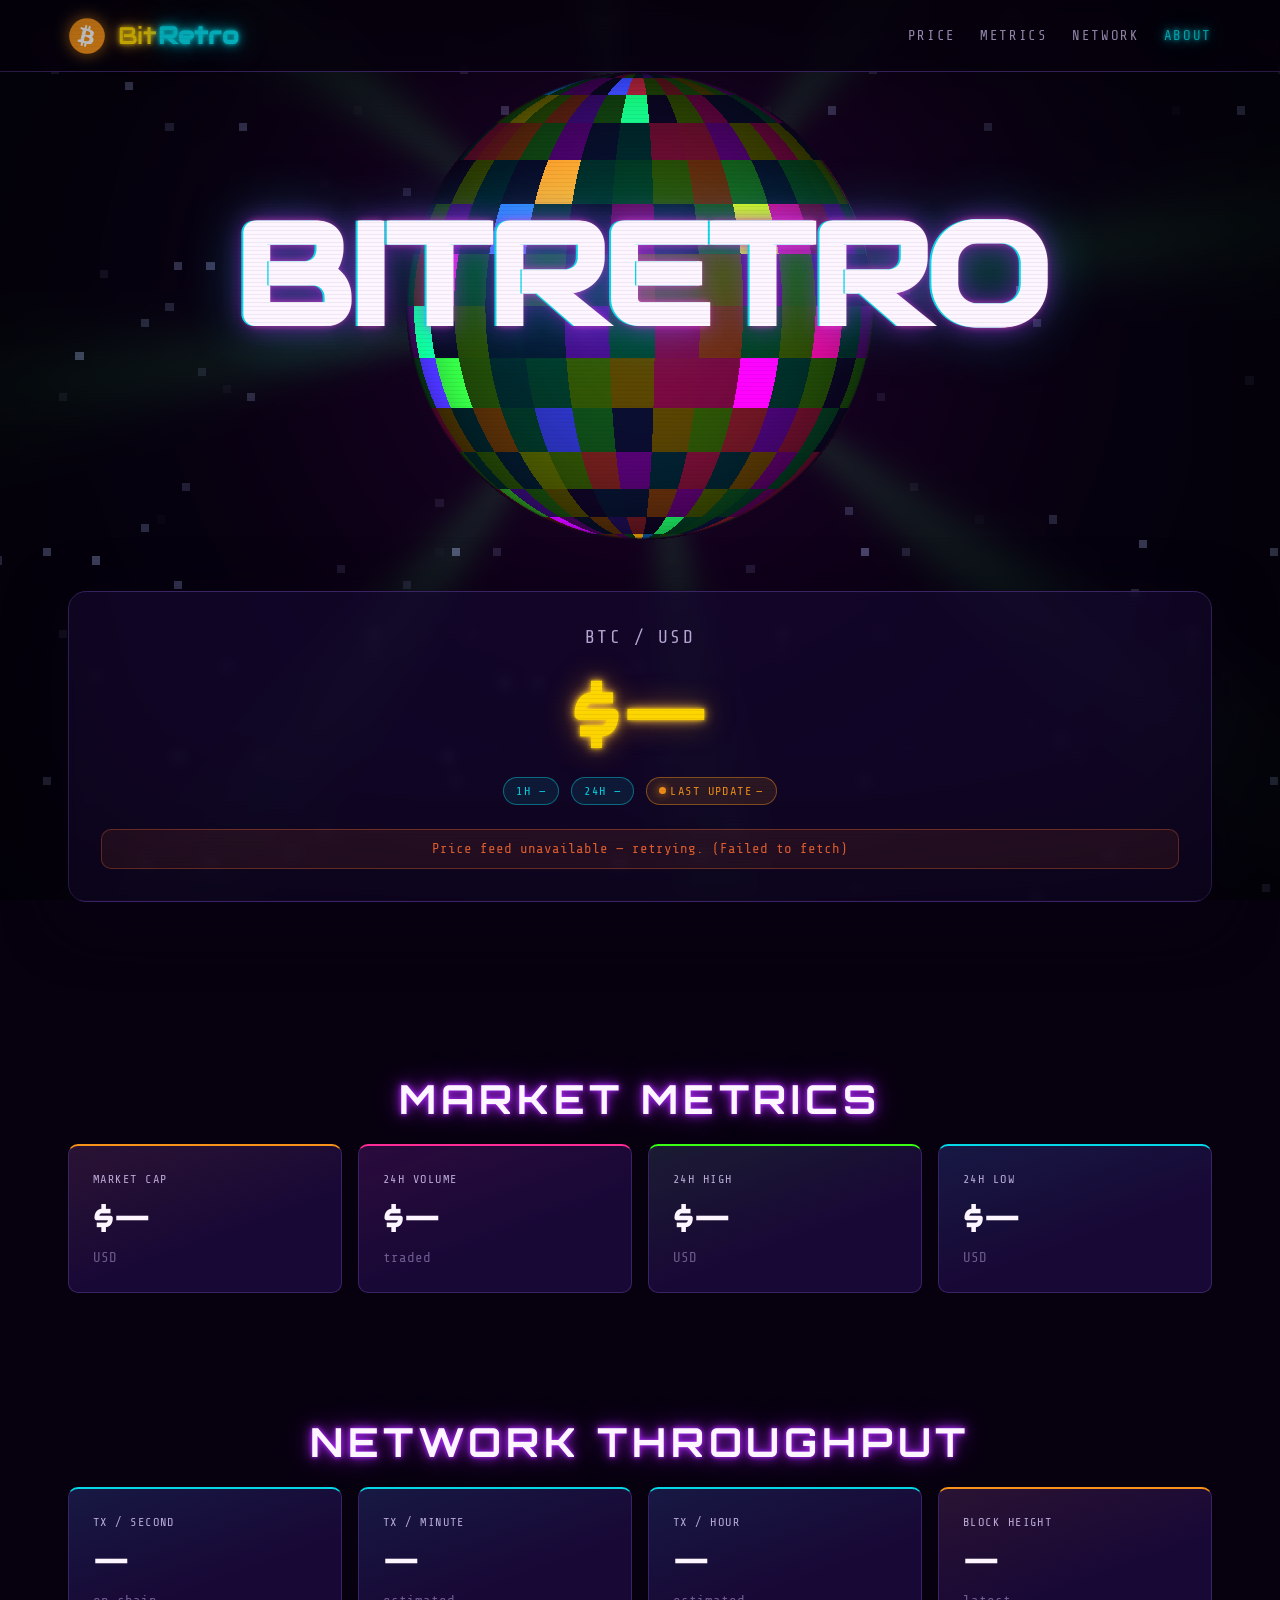
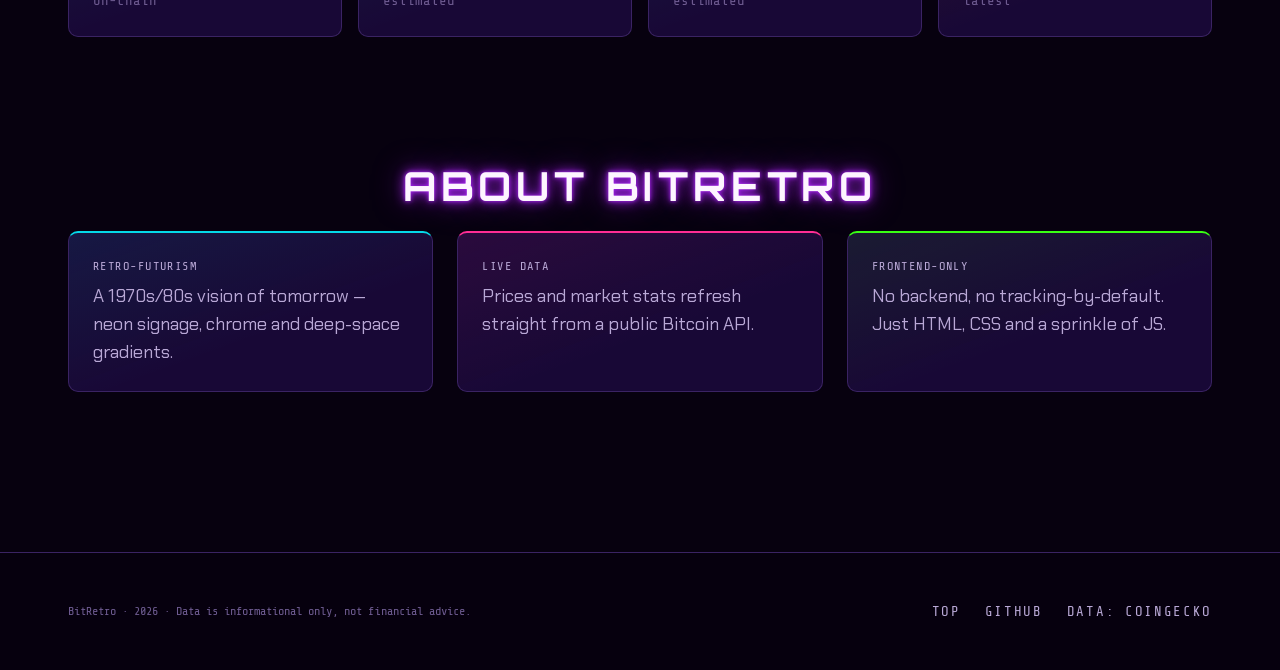
<file: index.html>
<!DOCTYPE html>
<html lang="en">
<head>
  <meta charset="UTF-8" />
  <meta name="viewport" content="width=device-width, initial-scale=1.0" />
  <title>BitRetro — Live Bitcoin, Retro-Futurised</title>
  <meta name="description" content="BitRetro: real-time Bitcoin price and market data wrapped in a 1970s/80s retro-futuristic, glam-disco design." />

  <!-- T06: SEO, social & PWA metadata -->
  <meta name="theme-color" content="#07010f" />
  <meta name="color-scheme" content="dark" />
  <meta name="author" content="BitRetro" />
  <link rel="canonical" href="https://agntdev.github.io/bitretro/" />
  <link rel="icon" href="favicon.svg" type="image/svg+xml" />
  <link rel="manifest" href="manifest.webmanifest" />
  <!-- Open Graph -->
  <meta property="og:type" content="website" />
  <meta property="og:title" content="BitRetro — Live Bitcoin, Retro-Futurised" />
  <meta property="og:description" content="Real-time Bitcoin price and market data in a 1970s/80s retro-futuristic, glam-disco design." />
  <meta property="og:url" content="https://agntdev.github.io/bitretro/" />
  <meta property="og:image" content="https://agnt-gm.ams3.digitaloceanspaces.com/logos/6afba80c-f8d3-480f-afeb-e0c9cf7420d8.png" />
  <!-- Twitter -->
  <meta name="twitter:card" content="summary_large_image" />
  <meta name="twitter:title" content="BitRetro — Live Bitcoin, Retro-Futurised" />
  <meta name="twitter:description" content="Real-time Bitcoin price and market data in a retro-futuristic, glam-disco design." />
  <meta name="twitter:image" content="https://agnt-gm.ams3.digitaloceanspaces.com/logos/6afba80c-f8d3-480f-afeb-e0c9cf7420d8.png" />
  <!-- Privacy-first analytics config (opt-in; see js/analytics.js) -->
  <meta name="bitretro:analytics-domain" content="" />

  <!-- T01 design system -->
  <link rel="stylesheet" href="css/fonts.css" />
  <link rel="stylesheet" href="css/tokens.css" />
  <link rel="stylesheet" href="css/animations.css" />
  <link rel="stylesheet" href="css/components.css" />
  <!-- T02 structure -->
  <link rel="stylesheet" href="css/base.css" />
  <link rel="stylesheet" href="css/layout.css" />
  <!-- T03 live data states -->
  <link rel="stylesheet" href="css/data.css" />
  <!-- T04 responsive overrides -->
  <link rel="stylesheet" href="css/responsive.css" />
  <!-- T05 retro-futurism effects (loaded last) -->
  <link rel="stylesheet" href="css/effects.css" />
  <!-- Warm up the data APIs -->
  <link rel="preconnect" href="https://api.coingecko.com" />
  <link rel="preconnect" href="https://mempool.space" />
</head>
<body>
  <a class="skip-link" href="#main">Skip to content</a>

  <!-- ===================== RETRO-FX BACKGROUND (T05) ===================== -->
  <canvas class="fx-bg" id="fx-bg" aria-hidden="true"></canvas>
  <div class="fx-fallback" aria-hidden="true"></div>
  <div class="fx-scanlines" aria-hidden="true"></div>

  <!-- ===================== HEADER ===================== -->
  <header class="site-header">
    <div class="container site-header__inner">
      <a class="brand" href="#top" aria-label="BitRetro home">
        <!-- Bitcoin logo (inline SVG) -->
        <svg class="brand__logo" viewBox="0 0 64 64" role="img" aria-label="Bitcoin logo">
          <circle cx="32" cy="32" r="30" fill="#f7931a" />
          <path fill="#fff" d="M43.6 28.3c.6-3.9-2.4-6-6.4-7.4l1.3-5.2-3.2-.8-1.3 5c-.8-.2-1.7-.4-2.6-.6l1.3-5.1-3.2-.8-1.3 5.2c-.7-.2-1.4-.3-2-.5v0l-4.4-1.1-.8 3.4s2.4.5 2.3.6c1.3.3 1.5 1.2 1.5 1.9l-1.5 6c.1 0 .2.1.3.1-.1 0-.2-.1-.3-.1l-2.1 8.4c-.2.4-.6 1-1.5.8 0 .1-2.3-.6-2.3-.6l-1.6 3.7 4.2 1c.8.2 1.5.4 2.3.6l-1.3 5.3 3.2.8 1.3-5.2c.9.2 1.7.5 2.6.7l-1.3 5.1 3.2.8 1.3-5.3c5.4 1 9.5.6 11.2-4.3 1.4-3.9-.1-6.2-2.9-7.7 2.1-.5 3.6-1.8 4-4.6zm-7.2 10.2c-1 3.9-7.5 1.8-9.7 1.3l1.7-6.9c2.1.5 8.9 1.6 8 5.6zm1-10.3c-.9 3.6-6.4 1.8-8.2 1.3l1.6-6.3c1.8.5 7.5 1.3 6.6 5z" />
        </svg>
        <span class="brand__name">Bit<b>Retro</b></span>
      </a>

      <nav class="nav" id="primary-nav" aria-label="Primary">
        <a class="nav__link" href="#price" aria-current="page">Price</a>
        <a class="nav__link" href="#metrics">Metrics</a>
        <a class="nav__link" href="#network">Network</a>
        <a class="nav__link" href="#about">About</a>
      </nav>

      <button class="nav-toggle" type="button" aria-expanded="false" aria-controls="primary-nav" aria-label="Toggle navigation">
        <span class="nav-toggle__bar" aria-hidden="true"></span>
      </button>
    </div>
  </header>

  <!-- ===================== MAIN ===================== -->
  <main class="main" id="main">
    <span id="top"></span>

    <!-- Hero -->
    <section class="hero container" aria-labelledby="hero-title">
      <p class="eyebrow hero__eyebrow">
        <span class="pill__dot anim-blink" style="color:var(--color-neon-green)"></span>
        Live from the blockchain
      </p>
      <h1 class="hero__title glitch" id="hero-title" data-text="BITRETRO">BITRETRO</h1>
      <p class="hero__subtitle">
        Real-time Bitcoin, rendered in chrome and neon. A retro-futuristic
        window into the world's first cryptocurrency.
      </p>
    </section>

    <!-- Price board -->
    <section class="section container" id="price" aria-labelledby="price-title">
      <h2 class="sr-only" id="price-title">Bitcoin price</h2>
      <div class="panel price-board" aria-live="polite">
        <div class="price-board__main">
          <span class="price-board__label">BTC / USD</span>
          <span class="price-board__price" id="btc-price" data-field="price">$—</span>
          <div class="price-board__deltas">
            <span class="pill" id="btc-change-1h" data-field="change1h">1h —</span>
            <span class="pill" id="btc-change-24h" data-field="change24h">24h —</span>
            <span class="pill pill--gold"><span class="pill__dot"></span>Last update <span id="last-update" data-field="updated">—</span></span>
          </div>
        </div>
        <p class="price-board__status" id="data-status" role="status" hidden></p>
      </div>
    </section>

    <!-- Market metrics -->
    <section class="section container" id="metrics" aria-labelledby="metrics-title">
      <div class="section__head">
        <h2 class="section__title">Market Metrics</h2>
      </div>
      <div class="stats" aria-live="polite">
        <article class="card card--gold">
          <span class="card__label">Market Cap</span>
          <span class="card__value" id="market-cap" data-field="marketCap">$—</span>
          <span class="card__sub">USD</span>
        </article>
        <article class="card card--magenta">
          <span class="card__label">24h Volume</span>
          <span class="card__value" id="volume" data-field="volume">$—</span>
          <span class="card__sub">traded</span>
        </article>
        <article class="card card--green">
          <span class="card__label">24h High</span>
          <span class="card__value" id="high-24h" data-field="high24h">$—</span>
          <span class="card__sub">USD</span>
        </article>
        <article class="card">
          <span class="card__label">24h Low</span>
          <span class="card__value" id="low-24h" data-field="low24h">$—</span>
          <span class="card__sub">USD</span>
        </article>
      </div>
    </section>

    <!-- Network throughput -->
    <section class="section container" id="network" aria-labelledby="network-title">
      <div class="section__head">
        <h2 class="section__title">Network Throughput</h2>
      </div>
      <div class="stats" aria-live="polite">
        <article class="card">
          <span class="card__label">Tx / Second</span>
          <span class="card__value" id="tps" data-field="tps">—</span>
          <span class="card__sub">on-chain</span>
        </article>
        <article class="card">
          <span class="card__label">Tx / Minute</span>
          <span class="card__value" id="tpm" data-field="tpm">—</span>
          <span class="card__sub">estimated</span>
        </article>
        <article class="card">
          <span class="card__label">Tx / Hour</span>
          <span class="card__value" id="tph" data-field="tph">—</span>
          <span class="card__sub">estimated</span>
        </article>
        <article class="card card--gold">
          <span class="card__label">Block Height</span>
          <span class="card__value" id="block-height" data-field="blockHeight">—</span>
          <span class="card__sub">latest</span>
        </article>
      </div>
    </section>

    <!-- About -->
    <section class="section container" id="about" aria-labelledby="about-title">
      <div class="section__head">
        <h2 class="section__title">About BitRetro</h2>
      </div>
      <div class="about__grid">
        <div class="card">
          <span class="card__label">Retro-futurism</span>
          <p style="color:var(--color-ink-muted)">A 1970s/80s vision of tomorrow — neon signage, chrome and deep-space gradients.</p>
        </div>
        <div class="card card--magenta">
          <span class="card__label">Live data</span>
          <p style="color:var(--color-ink-muted)">Prices and market stats refresh straight from a public Bitcoin API.</p>
        </div>
        <div class="card card--green">
          <span class="card__label">Frontend-only</span>
          <p style="color:var(--color-ink-muted)">No backend, no tracking-by-default. Just HTML, CSS and a sprinkle of JS.</p>
        </div>
      </div>
    </section>
  </main>

  <!-- ===================== FOOTER ===================== -->
  <footer class="site-footer">
    <div class="container site-footer__inner">
      <p class="site-footer__note">
        BitRetro &middot; <span id="year">2026</span> &middot; Data is informational only, not financial advice.
      </p>
      <nav class="site-footer__links" aria-label="Footer">
        <a class="nav__link" href="#top">Top</a>
        <a class="nav__link" href="https://github.com/agntdev/bitretro" rel="noopener" target="_blank">GitHub</a>
        <a class="nav__link" href="https://www.coingecko.com" rel="noopener" target="_blank">Data: CoinGecko</a>
      </nav>
    </div>
  </footer>

  <!-- T02 base behaviour -->
  <script src="js/main.js" defer></script>
  <!-- T03 live Bitcoin data -->
  <script src="js/price.js" defer></script>
  <!-- T05 retro-futurism effects -->
  <script src="js/effects.js" defer></script>
  <!-- T06 privacy-first analytics (opt-in) -->
  <script src="js/analytics.js" defer></script>
</body>
</html>
</file>
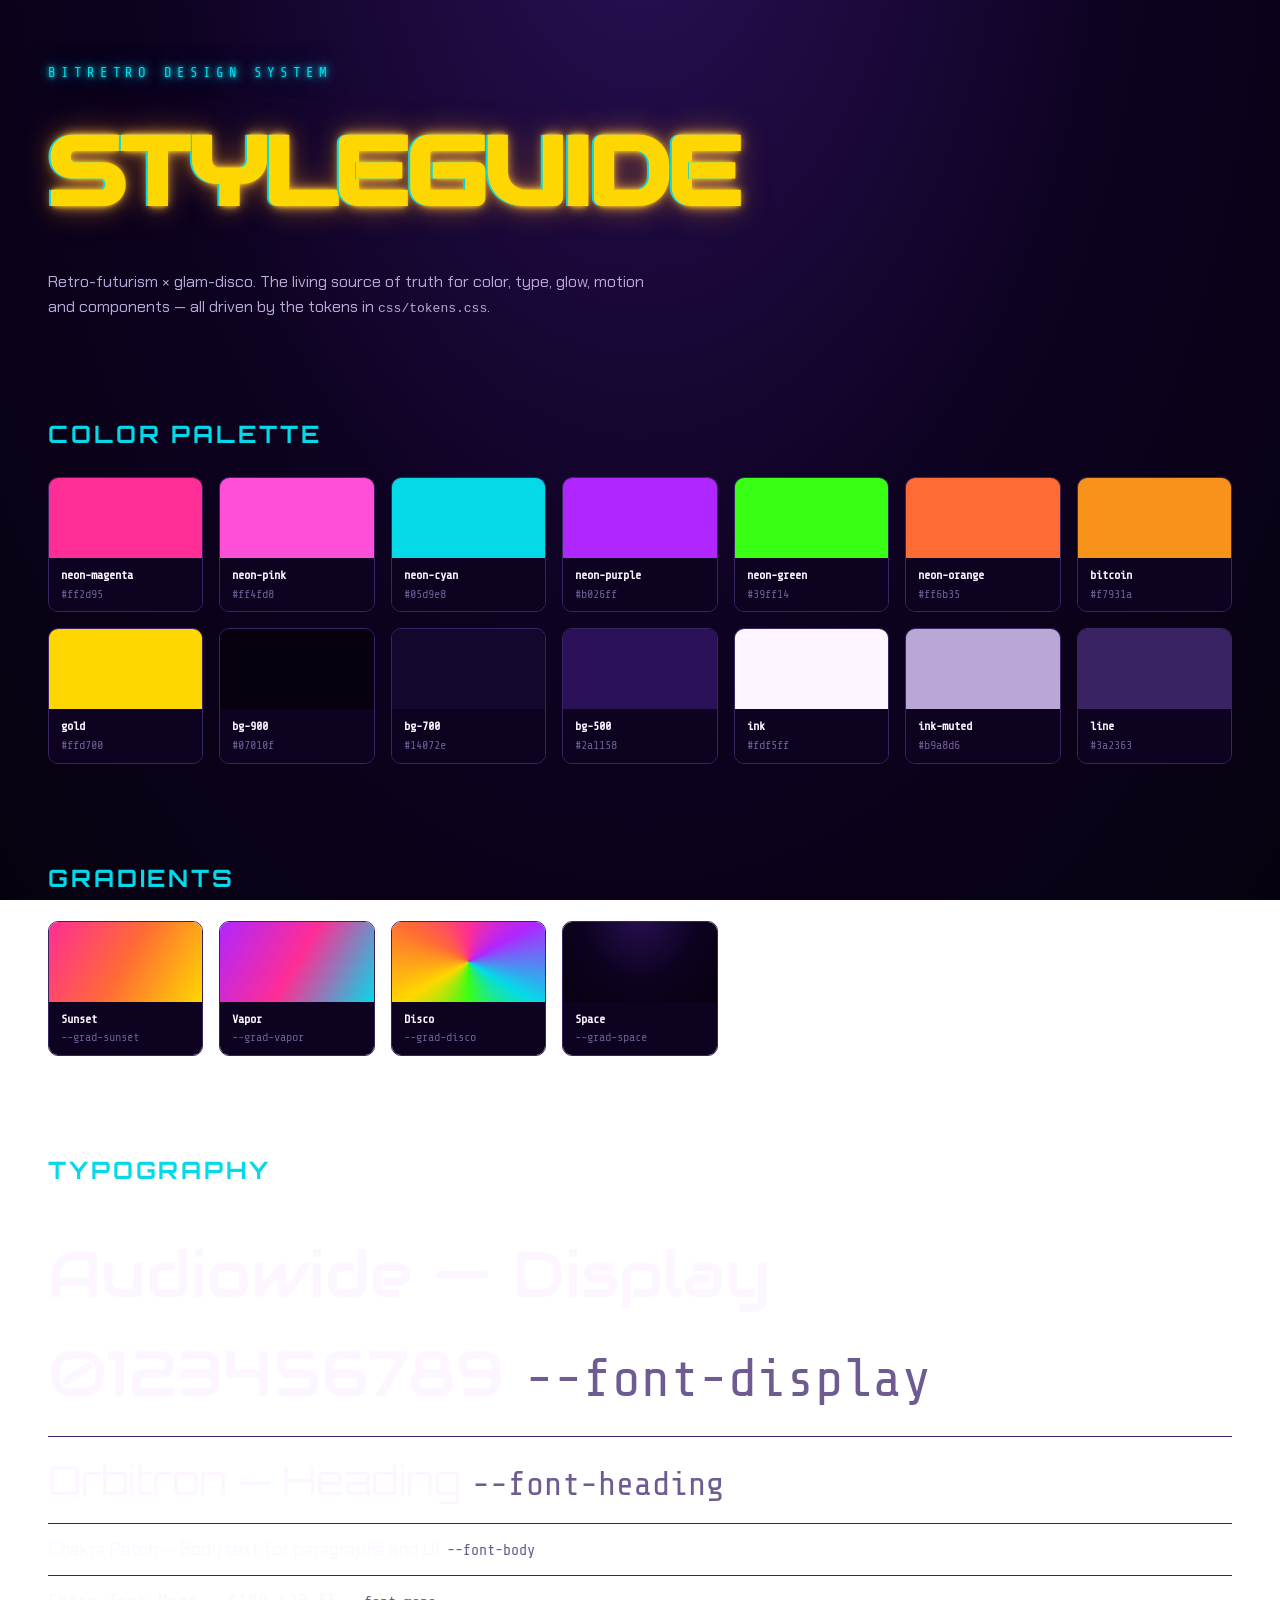
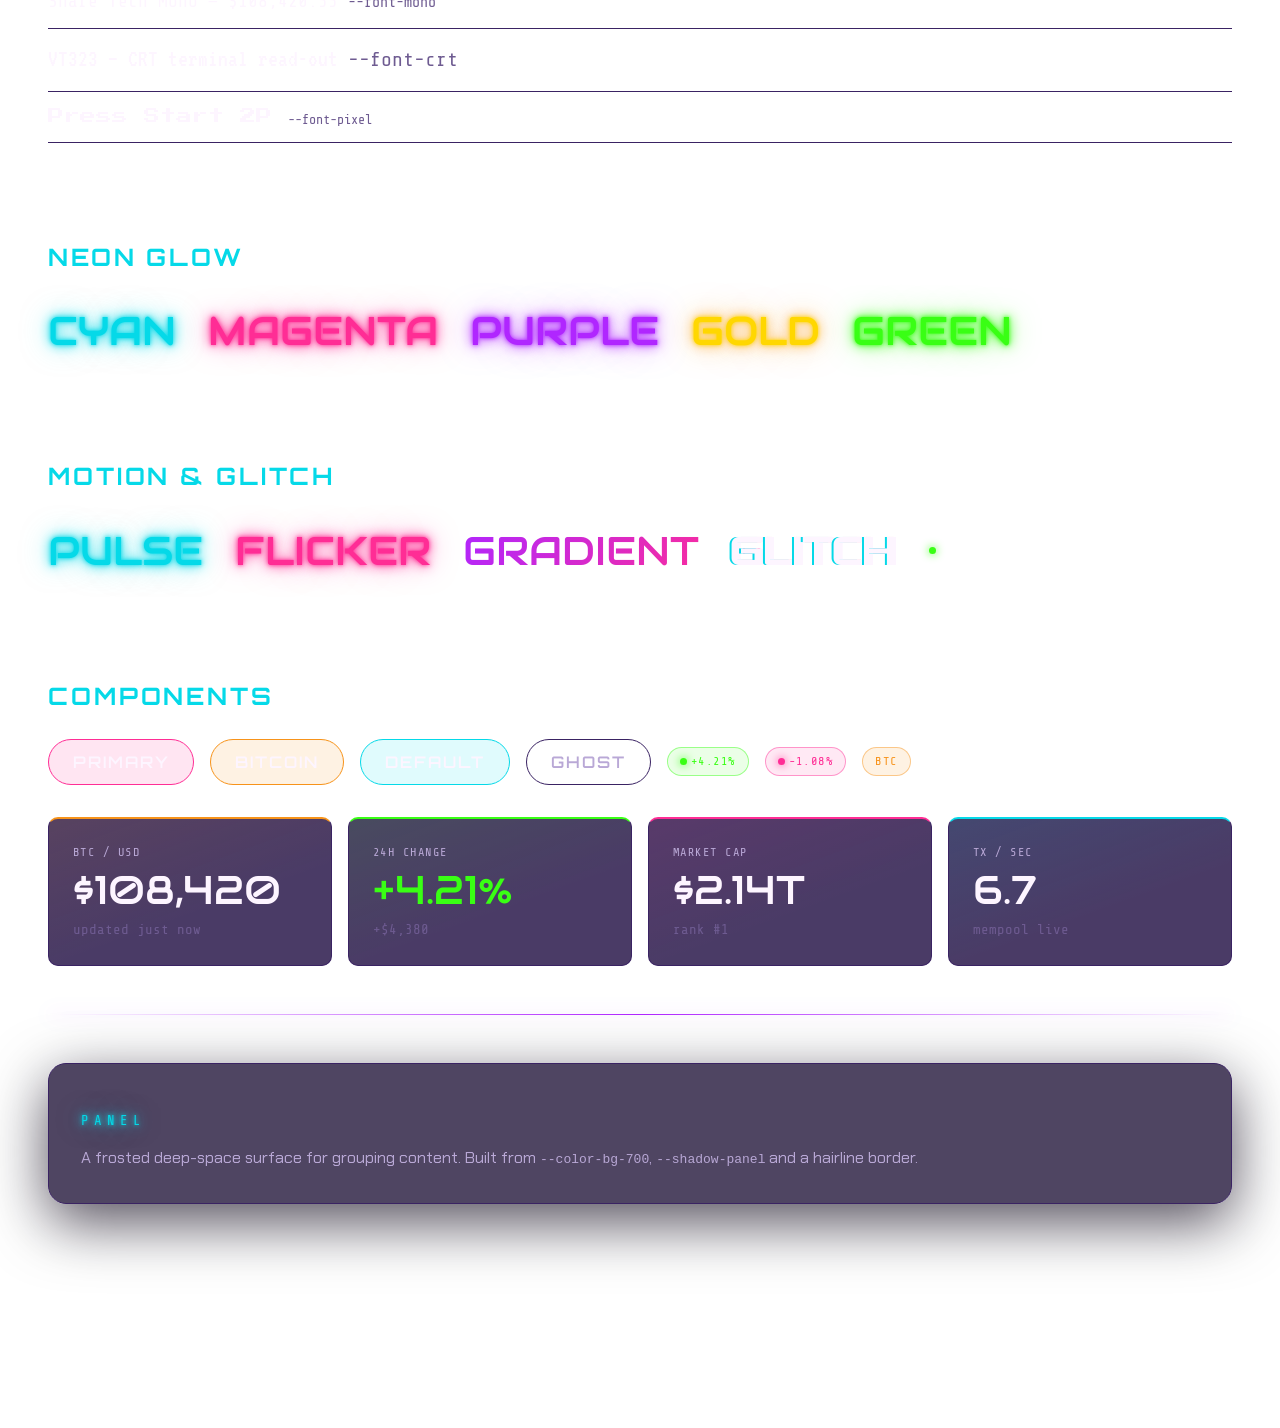
<file: styleguide.html>
<!DOCTYPE html>
<html lang="en">
<head>
  <meta charset="UTF-8" />
  <meta name="viewport" content="width=device-width, initial-scale=1.0" />
  <title>BitRetro — Design System Styleguide</title>
  <meta name="description" content="Interactive styleguide for the BitRetro retro-futuristic design system: palette, typography, glow, motion and components." />
  <link rel="stylesheet" href="css/fonts.css" />
  <link rel="stylesheet" href="css/tokens.css" />
  <link rel="stylesheet" href="css/animations.css" />
  <link rel="stylesheet" href="css/components.css" />
  <style>
    /* Styleguide-only layout (the production site lives in index.html, built in T02) */
    * { box-sizing: border-box; }
    body {
      margin: 0;
      font-family: var(--font-body);
      color: var(--color-ink);
      background: var(--grad-space) fixed;
      line-height: var(--lh-base);
      padding: var(--space-7) var(--container-pad) var(--space-10);
    }
    .wrap { max-width: var(--container-max); margin: 0 auto; }
    h1.sg-title {
      font-family: var(--font-display);
      font-size: var(--fs-3xl);
      margin: 0 0 var(--space-2);
      letter-spacing: var(--ls-tight);
      color: var(--color-gold);
      text-shadow: var(--glow-gold);
    }
    .sg-section { margin: var(--space-9) 0; }
    .sg-section > h2 {
      font-family: var(--font-heading);
      font-size: var(--fs-lg);
      text-transform: uppercase;
      letter-spacing: var(--ls-wide);
      margin: 0 0 var(--space-5);
      color: var(--color-neon-cyan);
    }
    .grid { display: grid; gap: var(--space-4); }
    .grid--swatches { grid-template-columns: repeat(auto-fill, minmax(150px, 1fr)); }
    .grid--cards    { grid-template-columns: repeat(auto-fit, minmax(220px, 1fr)); }
    .swatch {
      border-radius: var(--radius-md);
      border: 1px solid var(--color-line);
      overflow: hidden;
      font-family: var(--font-mono);
      font-size: var(--fs-2xs);
    }
    .swatch__chip { height: 80px; }
    .swatch__meta { padding: var(--space-2) var(--space-3); background: var(--color-bg-800); }
    .swatch__meta b { color: var(--color-ink); display: block; }
    .swatch__meta span { color: var(--color-ink-faint); }
    .type-row { padding: var(--space-3) 0; border-bottom: var(--border-hair); }
    .type-row small { font-family: var(--font-mono); color: var(--color-ink-faint); }
    .glow-row { display: flex; flex-wrap: wrap; gap: var(--space-6); align-items: center; font-family: var(--font-display); font-size: var(--fs-xl); }
    .row { display: flex; flex-wrap: wrap; gap: var(--space-4); align-items: center; }
  </style>
</head>
<body>
  <div class="wrap">
    <header class="sg-section" style="margin-top:0">
      <p class="eyebrow">BitRetro Design System</p>
      <h1 class="sg-title glitch" data-text="STYLEGUIDE">STYLEGUIDE</h1>
      <p style="max-width:60ch;color:var(--color-ink-muted)">
        Retro-futurism × glam-disco. The living source of truth for color,
        type, glow, motion and components — all driven by the tokens in
        <code>css/tokens.css</code>.
      </p>
    </header>

    <!-- Palette -->
    <section class="sg-section">
      <h2>Color Palette</h2>
      <div class="grid grid--swatches" id="swatches"></div>
    </section>

    <!-- Gradients -->
    <section class="sg-section">
      <h2>Gradients</h2>
      <div class="grid grid--swatches">
        <div class="swatch"><div class="swatch__chip" style="background:var(--grad-sunset)"></div><div class="swatch__meta"><b>Sunset</b><span>--grad-sunset</span></div></div>
        <div class="swatch"><div class="swatch__chip" style="background:var(--grad-vapor)"></div><div class="swatch__meta"><b>Vapor</b><span>--grad-vapor</span></div></div>
        <div class="swatch"><div class="swatch__chip" style="background:var(--grad-disco)"></div><div class="swatch__meta"><b>Disco</b><span>--grad-disco</span></div></div>
        <div class="swatch"><div class="swatch__chip" style="background:var(--grad-space)"></div><div class="swatch__meta"><b>Space</b><span>--grad-space</span></div></div>
      </div>
    </section>

    <!-- Typography -->
    <section class="sg-section">
      <h2>Typography</h2>
      <div class="type-row" style="font-family:var(--font-display);font-size:var(--fs-2xl)">Audiowide — Display 0123456789 <small>--font-display</small></div>
      <div class="type-row" style="font-family:var(--font-heading);font-size:var(--fs-xl)">Orbitron — Heading <small>--font-heading</small></div>
      <div class="type-row" style="font-family:var(--font-body);font-size:var(--fs-md)">Chakra Petch — Body text for paragraphs and UI. <small>--font-body</small></div>
      <div class="type-row" style="font-family:var(--font-mono);font-size:var(--fs-md)">Share Tech Mono — $108,420.55 <small>--font-mono</small></div>
      <div class="type-row" style="font-family:var(--font-crt);font-size:var(--fs-lg)">VT323 — CRT terminal read-out <small>--font-crt</small></div>
      <div class="type-row" style="font-family:var(--font-pixel);font-size:var(--fs-sm)">Press Start 2P <small>--font-pixel</small></div>
    </section>

    <!-- Glow -->
    <section class="sg-section">
      <h2>Neon Glow</h2>
      <div class="glow-row">
        <span style="color:var(--color-neon-cyan);text-shadow:var(--glow-cyan)">CYAN</span>
        <span style="color:var(--color-neon-magenta);text-shadow:var(--glow-magenta)">MAGENTA</span>
        <span style="color:var(--color-neon-purple);text-shadow:var(--glow-purple)">PURPLE</span>
        <span style="color:var(--color-gold);text-shadow:var(--glow-gold)">GOLD</span>
        <span style="color:var(--color-neon-green);text-shadow:var(--glow-green)">GREEN</span>
      </div>
    </section>

    <!-- Motion -->
    <section class="sg-section">
      <h2>Motion &amp; Glitch</h2>
      <div class="glow-row">
        <span class="anim-pulse" style="color:var(--color-neon-cyan);text-shadow:var(--glow-cyan)">PULSE</span>
        <span class="anim-flicker" style="color:var(--color-neon-magenta);text-shadow:var(--glow-magenta)">FLICKER</span>
        <span class="text-gradient">GRADIENT</span>
        <span class="glitch" data-text="GLITCH" style="color:var(--color-ink)">GLITCH</span>
        <span class="anim-blink pill__dot" style="color:var(--color-neon-green)"></span>
      </div>
    </section>

    <!-- Components -->
    <section class="sg-section">
      <h2>Components</h2>
      <div class="row" style="margin-bottom:var(--space-6)">
        <button class="btn btn--primary">Primary</button>
        <button class="btn btn--gold">Bitcoin</button>
        <button class="btn">Default</button>
        <button class="btn btn--ghost">Ghost</button>
        <span class="pill pill--up"><span class="pill__dot"></span>+4.21%</span>
        <span class="pill pill--down"><span class="pill__dot"></span>-1.08%</span>
        <span class="pill pill--gold">BTC</span>
      </div>
      <div class="grid grid--cards">
        <div class="card card--gold">
          <span class="card__label">BTC / USD</span>
          <span class="card__value">$108,420</span>
          <span class="card__sub">updated just now</span>
        </div>
        <div class="card card--green">
          <span class="card__label">24h Change</span>
          <span class="card__value" style="color:var(--color-up)">+4.21%</span>
          <span class="card__sub">+$4,380</span>
        </div>
        <div class="card card--magenta">
          <span class="card__label">Market Cap</span>
          <span class="card__value">$2.14T</span>
          <span class="card__sub">rank #1</span>
        </div>
        <div class="card">
          <span class="card__label">Tx / sec</span>
          <span class="card__value">6.7</span>
          <span class="card__sub">mempool live</span>
        </div>
      </div>
      <hr class="hr-neon" style="margin:var(--space-7) 0" />
      <div class="panel">
        <p class="eyebrow">Panel</p>
        <p style="margin:var(--space-2) 0 0;color:var(--color-ink-muted)">
          A frosted deep-space surface for grouping content. Built from
          <code>--color-bg-700</code>, <code>--shadow-panel</code> and a hairline border.
        </p>
      </div>
    </section>
  </div>

  <script>
    // Render palette swatches straight from the token names so the styleguide
    // can never drift from tokens.css.
    const TOKENS = [
      "neon-magenta","neon-pink","neon-cyan","neon-purple","neon-green","neon-orange",
      "bitcoin","gold","bg-900","bg-700","bg-500","ink","ink-muted","line"
    ];
    const root = getComputedStyle(document.documentElement);
    const host = document.getElementById("swatches");
    host.innerHTML = TOKENS.map((name) => {
      const varName = `--color-${name}`;
      const val = root.getPropertyValue(varName).trim();
      return `<div class="swatch">
        <div class="swatch__chip" style="background:${val}"></div>
        <div class="swatch__meta"><b>${name}</b><span>${val || varName}</span></div>
      </div>`;
    }).join("");
  </script>
</body>
</html>
</file>
<file: css/fonts.css>
/* ============================================================================
   BitRetro — Typography / Webfonts
   T01: Design System with Retro-Futuristic Aesthetics
   ----------------------------------------------------------------------------
   Curated 1970s/1980s-flavoured typefaces, loaded from Google Fonts:

     Audiowide      — chrome/retro display, big numerals & hero text
     Orbitron       — geometric sci-fi headings
     Chakra Petch   — squared techno body text
     Share Tech Mono— terminal mono for data read-outs
     VT323          — CRT/arcade monospace
     Press Start 2P — 8-bit pixel accents

   `display=swap` keeps text visible while the fonts download.
   ========================================================================== */

@import url("https://fonts.googleapis.com/css2?family=Audiowide&family=Orbitron:wght@400;600;700;900&family=Chakra+Petch:wght@300;400;500;600;700&family=Share+Tech+Mono&family=VT323&family=Press+Start+2P&display=swap");
</file>
<file: css/tokens.css>
/* ============================================================================
   BitRetro — Design Tokens
   T01: Design System with Retro-Futuristic Aesthetics
   ----------------------------------------------------------------------------
   A single source of truth for color, typography, spacing, radii, shadows and
   neon glow effects. Everything downstream (layout, components, effects) reads
   from these CSS custom properties so the whole site stays visually coherent.

   Aesthetic: 1970s/1980s retro-futurism + glam-disco — deep-space backdrops,
   neon signage, chrome highlights and Bitcoin gold.
   ========================================================================== */

:root {
  /* --- Core palette: Neon ------------------------------------------------ */
  --color-neon-magenta: #ff2d95;
  --color-neon-pink:    #ff4fd8;
  --color-neon-cyan:    #05d9e8;
  --color-neon-blue:    #2de2e6;
  --color-neon-purple:  #b026ff;
  --color-neon-violet:  #7a04eb;
  --color-neon-green:   #39ff14;
  --color-neon-orange:  #ff6b35;

  /* --- Brand: Bitcoin & disco gold -------------------------------------- */
  --color-bitcoin:      #f7931a;  /* canonical Bitcoin orange */
  --color-bitcoin-lite: #ffb84d;
  --color-gold:         #ffd700;
  --color-gold-deep:    #c89b00;

  /* --- Deep-space backdrops --------------------------------------------- */
  --color-bg-900: #07010f;  /* near-black, page base */
  --color-bg-800: #0d0220;  /* primary surface */
  --color-bg-700: #14072e;  /* raised surface */
  --color-bg-600: #1d0a40;  /* cards / panels */
  --color-bg-500: #2a1158;  /* hover / active */

  /* --- Ink ------------------------------------------------------------- */
  --color-ink:         #fdf5ff;  /* primary text */
  --color-ink-muted:   #b9a8d6;  /* secondary text */
  --color-ink-faint:   #6e5b91;  /* tertiary / disabled */
  --color-line:        #3a2363;  /* hairline borders */

  /* --- Semantic --------------------------------------------------------- */
  --color-up:    var(--color-neon-green);   /* price up   */
  --color-down:  var(--color-neon-magenta); /* price down */
  --color-accent:   var(--color-neon-cyan);
  --color-accent-2: var(--color-neon-magenta);

  /* --- Gradients -------------------------------------------------------- */
  --grad-sunset:  linear-gradient(120deg, #ff2d95 0%, #ff6b35 50%, #ffd700 100%);
  --grad-vapor:   linear-gradient(120deg, #b026ff 0%, #ff2d95 50%, #05d9e8 100%);
  --grad-chrome:  linear-gradient(180deg, #fdf5ff 0%, #b9a8d6 45%, #6e5b91 55%, #fdf5ff 100%);
  --grad-disco:   conic-gradient(from 0deg, #ff2d95, #b026ff, #05d9e8, #39ff14, #ffd700, #ff6b35, #ff2d95);
  --grad-space:   radial-gradient(ellipse at 50% -20%, #2a1158 0%, #0d0220 55%, #07010f 100%);

  /* --- Typography: families -------------------------------------------- */
  /* Loaded via fonts.css (Google Fonts). System fallbacks keep the layout
     readable before the webfonts arrive. */
  --font-display: "Audiowide", "Orbitron", "Trebuchet MS", sans-serif;
  --font-heading: "Orbitron", "Audiowide", "Trebuchet MS", sans-serif;
  --font-body:    "Chakra Petch", "Rajdhani", system-ui, sans-serif;
  --font-mono:    "Share Tech Mono", "VT323", ui-monospace, monospace;
  --font-crt:     "VT323", "Share Tech Mono", ui-monospace, monospace;
  --font-pixel:   "Press Start 2P", "VT323", monospace;

  /* --- Typography: fluid scale (clamp = mobile → desktop) -------------- */
  --fs-2xs: clamp(0.625rem, 0.60rem + 0.2vw, 0.75rem);
  --fs-xs:  clamp(0.75rem, 0.72rem + 0.25vw, 0.875rem);
  --fs-sm:  clamp(0.875rem, 0.84rem + 0.3vw, 1rem);
  --fs-md:  clamp(1rem, 0.95rem + 0.4vw, 1.125rem);
  --fs-lg:  clamp(1.25rem, 1.10rem + 0.7vw, 1.5rem);
  --fs-xl:  clamp(1.75rem, 1.40rem + 1.6vw, 2.5rem);
  --fs-2xl: clamp(2.5rem, 1.90rem + 3vw, 4rem);
  --fs-3xl: clamp(3.25rem, 2.20rem + 5vw, 6rem);
  --fs-hero: clamp(4rem, 2.5rem + 8vw, 9rem);

  --lh-tight: 1.05;
  --lh-snug:  1.25;
  --lh-base:  1.55;

  --ls-tight:  -0.01em;
  --ls-normal: 0.01em;
  --ls-wide:   0.12em;
  --ls-mega:   0.35em;

  /* --- Spacing scale (4px base) ---------------------------------------- */
  --space-0:  0;
  --space-1:  0.25rem;
  --space-2:  0.5rem;
  --space-3:  0.75rem;
  --space-4:  1rem;
  --space-5:  1.5rem;
  --space-6:  2rem;
  --space-7:  3rem;
  --space-8:  4rem;
  --space-9:  6rem;
  --space-10: 8rem;

  /* --- Layout ----------------------------------------------------------- */
  --container-max: 1240px;
  --container-pad: clamp(1rem, 4vw, 3rem);
  --header-h: 4.5rem;

  /* --- Radii ------------------------------------------------------------ */
  --radius-sm:  4px;
  --radius-md:  10px;
  --radius-lg:  18px;
  --radius-xl:  28px;
  --radius-pill: 999px;

  /* --- Borders ---------------------------------------------------------- */
  --border-hair: 1px solid var(--color-line);
  --border-neon: 1px solid color-mix(in srgb, var(--color-neon-cyan) 60%, transparent);

  /* --- Shadows & neon glows -------------------------------------------- */
  --shadow-1: 0 2px 10px rgba(0, 0, 0, 0.45);
  --shadow-2: 0 8px 30px rgba(0, 0, 0, 0.55);
  --shadow-panel: 0 18px 60px rgba(8, 1, 20, 0.7);

  /* Reusable neon halos — apply as text-shadow or box-shadow */
  --glow-cyan:    0 0 4px #05d9e8, 0 0 12px #05d9e8, 0 0 28px rgba(5, 217, 232, 0.55);
  --glow-magenta: 0 0 4px #ff2d95, 0 0 12px #ff2d95, 0 0 28px rgba(255, 45, 149, 0.55);
  --glow-purple:  0 0 4px #b026ff, 0 0 12px #b026ff, 0 0 30px rgba(176, 38, 255, 0.55);
  --glow-gold:    0 0 4px #ffd700, 0 0 12px #ffb84d, 0 0 30px rgba(247, 147, 26, 0.55);
  --glow-green:   0 0 4px #39ff14, 0 0 12px #39ff14, 0 0 28px rgba(57, 255, 20, 0.5);
  --glow-soft:    0 0 18px rgba(176, 38, 255, 0.35);

  /* --- Motion ----------------------------------------------------------- */
  --ease-out:  cubic-bezier(0.16, 1, 0.3, 1);
  --ease-in-out: cubic-bezier(0.65, 0, 0.35, 1);
  --ease-back: cubic-bezier(0.34, 1.56, 0.64, 1);
  --dur-fast: 140ms;
  --dur-med:  280ms;
  --dur-slow: 600ms;

  /* --- Elevation / z-index --------------------------------------------- */
  --z-bg:      0;
  --z-base:    1;
  --z-overlay: 50;
  --z-header:  100;
  --z-modal:   1000;
}

/* Honour user preference for reduced motion at the token layer so every
   animation defined elsewhere can opt into stillness. */
@media (prefers-reduced-motion: reduce) {
  :root {
    --dur-fast: 0ms;
    --dur-med:  0ms;
    --dur-slow: 0ms;
  }
}
</file>
<file: css/animations.css>
/* ============================================================================
   BitRetro — Animations & Glitch Primitives
   T01: Design System with Retro-Futuristic Aesthetics
   ----------------------------------------------------------------------------
   Reusable keyframes + utility classes that any component can opt into.
   Effect *applications* (scanline overlay, disco ball, etc.) live in T05;
   this file ships the shared motion vocabulary they build on.
   ========================================================================== */

/* --- Keyframes --------------------------------------------------------- */

/* Steady neon breathing — pulses a text/box glow up and down. */
@keyframes neon-pulse {
  0%, 100% { filter: brightness(1);    opacity: 1; }
  50%      { filter: brightness(1.35); opacity: 0.92; }
}

/* Flicker like a tired neon tube. */
@keyframes neon-flicker {
  0%, 18%, 22%, 25%, 53%, 57%, 100% { opacity: 1; }
  20%, 24%, 55% { opacity: 0.35; }
}

/* RGB split glitch — chromatic aberration shudder. */
@keyframes glitch-shift {
  0%   { transform: translate(0); }
  20%  { transform: translate(-2px, 1px); }
  40%  { transform: translate(2px, -1px); }
  60%  { transform: translate(-1px, -1px); }
  80%  { transform: translate(1px, 1px); }
  100% { transform: translate(0); }
}

/* Clip-path jitter used by the ::before/::after glitch layers. */
@keyframes glitch-clip {
  0%   { clip-path: inset(0 0 85% 0); }
  20%  { clip-path: inset(40% 0 40% 0); }
  40%  { clip-path: inset(75% 0 5% 0); }
  60%  { clip-path: inset(15% 0 60% 0); }
  80%  { clip-path: inset(55% 0 25% 0); }
  100% { clip-path: inset(0 0 90% 0); }
}

/* Scanlines drifting down a CRT. */
@keyframes scanline-drift {
  from { background-position-y: 0; }
  to   { background-position-y: 100vh; }
}

/* Slow rotation for the disco ball / radial accents. */
@keyframes spin {
  to { transform: rotate(360deg); }
}

/* Animated gradient wash for chrome/vapor text. */
@keyframes gradient-pan {
  0%   { background-position: 0% 50%; }
  50%  { background-position: 100% 50%; }
  100% { background-position: 0% 50%; }
}

/* Gentle float for hero elements. */
@keyframes float {
  0%, 100% { transform: translateY(0); }
  50%      { transform: translateY(-10px); }
}

/* Fade + rise entrance. */
@keyframes rise-in {
  from { opacity: 0; transform: translateY(16px); }
  to   { opacity: 1; transform: translateY(0); }
}

/* Blink for CRT cursors / live dots. */
@keyframes blink {
  0%, 49%  { opacity: 1; }
  50%, 100% { opacity: 0.15; }
}

/* --- Utility classes --------------------------------------------------- */

.anim-pulse   { animation: neon-pulse 2.6s ease-in-out infinite; }
.anim-flicker { animation: neon-flicker 4s steps(1) infinite; }
.anim-float   { animation: float 6s ease-in-out infinite; }
.anim-spin    { animation: spin 12s linear infinite; }
.anim-blink   { animation: blink 1.1s steps(1) infinite; }
.anim-rise    { animation: rise-in var(--dur-slow) var(--ease-out) both; }

/* Drop-in glitch text. Wrap text and mirror it into a `data-text` attribute:
   <span class="glitch" data-text="BITRETRO">BITRETRO</span> */
.glitch {
  position: relative;
  display: inline-block;
}
.glitch::before,
.glitch::after {
  content: attr(data-text);
  position: absolute;
  inset: 0;
  pointer-events: none;
}
.glitch::before {
  left: 2px;
  text-shadow: -2px 0 var(--color-neon-magenta);
  animation: glitch-clip 2.6s steps(2) infinite, glitch-shift 2.6s ease-in-out infinite;
}
.glitch::after {
  left: -2px;
  text-shadow: -2px 0 var(--color-neon-cyan);
  animation: glitch-clip 3.1s steps(2) infinite reverse, glitch-shift 3.1s ease-in-out infinite reverse;
}

/* One-shot glitch burst — add the class, e.g. on a data refresh, then remove. */
.glitch-burst {
  animation: glitch-shift 320ms steps(2) 1;
}

/* Animated gradient text helper. */
.text-gradient {
  background: var(--grad-vapor);
  background-size: 220% 220%;
  -webkit-background-clip: text;
  background-clip: text;
  color: transparent;
  animation: gradient-pan 8s ease infinite;
}

/* Respect reduced-motion: freeze everything in a calm resting state. */
@media (prefers-reduced-motion: reduce) {
  .anim-pulse, .anim-flicker, .anim-float, .anim-spin, .anim-blink,
  .anim-rise, .glitch::before, .glitch::after, .glitch-burst, .text-gradient {
    animation: none !important;
  }
  .glitch::before, .glitch::after { opacity: 0; }
}
</file>
<file: css/components.css>
/* ============================================================================
   BitRetro — UI Component Templates
   T01: Design System with Retro-Futuristic Aesthetics
   ----------------------------------------------------------------------------
   Reusable, token-driven component classes (buttons, cards, pills, panels,
   badges). BEM-friendly naming so the page layout built in T02 can compose
   them directly. Showcased live in styleguide.html.
   ========================================================================== */

/* --- Buttons ---------------------------------------------------------- */
.btn {
  --btn-accent: var(--color-neon-cyan);
  display: inline-flex;
  align-items: center;
  gap: var(--space-2);
  padding: var(--space-3) var(--space-5);
  font-family: var(--font-heading);
  font-size: var(--fs-sm);
  font-weight: 600;
  letter-spacing: var(--ls-wide);
  text-transform: uppercase;
  text-decoration: none;
  color: var(--color-ink);
  background: color-mix(in srgb, var(--btn-accent) 12%, transparent);
  border: 1px solid var(--btn-accent);
  border-radius: var(--radius-pill);
  cursor: pointer;
  transition: transform var(--dur-fast) var(--ease-out),
              box-shadow var(--dur-med) var(--ease-out),
              background var(--dur-med) var(--ease-out);
}
.btn:hover {
  background: color-mix(in srgb, var(--btn-accent) 24%, transparent);
  box-shadow: 0 0 4px var(--btn-accent), 0 0 18px color-mix(in srgb, var(--btn-accent) 60%, transparent);
  transform: translateY(-2px);
}
.btn:active { transform: translateY(0); }
.btn:focus-visible {
  outline: 2px solid var(--color-gold);
  outline-offset: 3px;
}
.btn--primary { --btn-accent: var(--color-neon-magenta); }
.btn--gold    { --btn-accent: var(--color-bitcoin); }
.btn--ghost {
  background: transparent;
  border-color: var(--color-line);
  color: var(--color-ink-muted);
}
.btn--ghost:hover {
  color: var(--color-ink);
  border-color: var(--color-neon-cyan);
}

/* --- Pills / badges --------------------------------------------------- */
.pill {
  display: inline-flex;
  align-items: center;
  gap: var(--space-1);
  padding: var(--space-1) var(--space-3);
  font-family: var(--font-mono);
  font-size: var(--fs-2xs);
  letter-spacing: var(--ls-wide);
  text-transform: uppercase;
  color: var(--color-neon-cyan);
  background: color-mix(in srgb, var(--color-neon-cyan) 10%, transparent);
  border: 1px solid color-mix(in srgb, var(--color-neon-cyan) 45%, transparent);
  border-radius: var(--radius-pill);
}
.pill--up   { color: var(--color-up);   background: color-mix(in srgb, var(--color-up) 10%, transparent);   border-color: color-mix(in srgb, var(--color-up) 45%, transparent); }
.pill--down { color: var(--color-down); background: color-mix(in srgb, var(--color-down) 10%, transparent); border-color: color-mix(in srgb, var(--color-down) 45%, transparent); }
.pill--gold { color: var(--color-bitcoin); background: color-mix(in srgb, var(--color-bitcoin) 12%, transparent); border-color: color-mix(in srgb, var(--color-bitcoin) 45%, transparent); }

/* Live indicator dot */
.pill__dot {
  width: 7px;
  height: 7px;
  border-radius: 50%;
  background: currentColor;
  box-shadow: 0 0 8px currentColor;
}

/* --- Panel / surface -------------------------------------------------- */
.panel {
  position: relative;
  padding: var(--space-6);
  background: color-mix(in srgb, var(--color-bg-700) 75%, transparent);
  border: 1px solid var(--color-line);
  border-radius: var(--radius-lg);
  box-shadow: var(--shadow-panel);
  backdrop-filter: blur(6px);
}

/* --- Stat / data card ------------------------------------------------- */
.card {
  --card-accent: var(--color-neon-cyan);
  position: relative;
  display: flex;
  flex-direction: column;
  gap: var(--space-2);
  padding: var(--space-5);
  background:
    linear-gradient(160deg,
      color-mix(in srgb, var(--card-accent) 8%, transparent) 0%,
      transparent 60%),
    color-mix(in srgb, var(--color-bg-600) 80%, transparent);
  border: 1px solid var(--color-line);
  border-top: 2px solid var(--card-accent);
  border-radius: var(--radius-md);
  overflow: hidden;
  transition: transform var(--dur-med) var(--ease-out),
              box-shadow var(--dur-med) var(--ease-out);
}
.card:hover {
  transform: translateY(-3px);
  box-shadow: 0 12px 40px rgba(8, 1, 20, 0.7),
              0 0 22px color-mix(in srgb, var(--card-accent) 35%, transparent);
}
.card--gold    { --card-accent: var(--color-bitcoin); }
.card--magenta { --card-accent: var(--color-neon-magenta); }
.card--green   { --card-accent: var(--color-neon-green); }

.card__label {
  font-family: var(--font-mono);
  font-size: var(--fs-2xs);
  letter-spacing: var(--ls-wide);
  text-transform: uppercase;
  color: var(--color-ink-muted);
}
.card__value {
  font-family: var(--font-display);
  font-size: var(--fs-xl);
  line-height: var(--lh-tight);
  color: var(--color-ink);
}
.card__sub {
  font-family: var(--font-mono);
  font-size: var(--fs-xs);
  color: var(--color-ink-faint);
}

/* --- Section heading -------------------------------------------------- */
.eyebrow {
  font-family: var(--font-mono);
  font-size: var(--fs-xs);
  letter-spacing: var(--ls-mega);
  text-transform: uppercase;
  color: var(--color-neon-cyan);
  text-shadow: var(--glow-cyan);
}

/* --- Divider ---------------------------------------------------------- */
.hr-neon {
  height: 1px;
  border: 0;
  background: linear-gradient(90deg, transparent, var(--color-neon-purple), transparent);
  box-shadow: var(--glow-soft);
}
</file>
<file: css/base.css>
/* ============================================================================
   BitRetro — Base / Reset
   T02: Base HTML/CSS/JS Structure
   ----------------------------------------------------------------------------
   A light modern reset plus document-level defaults, all driven by the T01
   design tokens.
   ========================================================================== */

*, *::before, *::after { box-sizing: border-box; }

* { margin: 0; }

html { -webkit-text-size-adjust: 100%; scroll-behavior: smooth; }

body {
  min-height: 100vh;
  font-family: var(--font-body);
  font-size: var(--fs-md);
  line-height: var(--lh-base);
  color: var(--color-ink);
  background-color: var(--color-bg-900);
  background-image: var(--grad-space);
  background-attachment: fixed;
  -webkit-font-smoothing: antialiased;
  text-rendering: optimizeLegibility;
}

img, svg, video, canvas { display: block; max-width: 100%; }

a { color: var(--color-neon-cyan); text-decoration: none; }
a:hover { color: var(--color-neon-pink); }

ul, ol { list-style: none; padding: 0; }

button { font: inherit; color: inherit; }

h1, h2, h3, h4 {
  font-family: var(--font-heading);
  line-height: var(--lh-tight);
  font-weight: 700;
}

:focus-visible {
  outline: 2px solid var(--color-gold);
  outline-offset: 3px;
}

/* Visually-hidden but available to assistive tech. */
.sr-only {
  position: absolute;
  width: 1px; height: 1px;
  padding: 0; margin: -1px;
  overflow: hidden;
  clip: rect(0, 0, 0, 0);
  white-space: nowrap;
  border: 0;
}

/* Skip link for keyboard users. */
.skip-link {
  position: absolute;
  left: var(--space-3);
  top: -120%;
  z-index: var(--z-modal);
  padding: var(--space-2) var(--space-4);
  background: var(--color-bg-600);
  border: 1px solid var(--color-neon-cyan);
  border-radius: var(--radius-md);
  transition: top var(--dur-fast) var(--ease-out);
}
.skip-link:focus { top: var(--space-3); }

/* Shared layout container. */
.container {
  width: 100%;
  max-width: var(--container-max);
  margin-inline: auto;
  padding-inline: var(--container-pad);
}
</file>
<file: css/layout.css>
/* ============================================================================
   BitRetro — Layout (header / main / footer)
   T02: Base HTML/CSS/JS Structure
   ----------------------------------------------------------------------------
   BEM-named structural blocks for the page shell and the price board. Visual
   polish (responsive breakpoints, advanced effects) is layered on in T04/T05.
   ========================================================================== */

/* --- Site header ------------------------------------------------------ */
.site-header {
  position: sticky;
  top: 0;
  z-index: var(--z-header);
  display: flex;
  align-items: center;
  min-height: var(--header-h);
  background: color-mix(in srgb, var(--color-bg-900) 80%, transparent);
  border-bottom: var(--border-hair);
  backdrop-filter: blur(10px);
}
.site-header__inner {
  display: flex;
  align-items: center;
  justify-content: space-between;
  gap: var(--space-4);
  width: 100%;
}
.brand {
  display: inline-flex;
  align-items: center;
  gap: var(--space-3);
  font-family: var(--font-display);
  font-size: var(--fs-lg);
  letter-spacing: var(--ls-normal);
  color: var(--color-ink);
}
.brand__logo {
  width: 38px;
  height: 38px;
  filter: drop-shadow(0 0 8px rgba(247, 147, 26, 0.7));
}
.brand__name { color: var(--color-gold); text-shadow: var(--glow-gold); }
.brand__name b { color: var(--color-neon-cyan); text-shadow: var(--glow-cyan); }

/* Primary navigation */
.nav { display: flex; align-items: center; gap: var(--space-5); }
.nav__link {
  font-family: var(--font-mono);
  font-size: var(--fs-xs);
  letter-spacing: var(--ls-wide);
  text-transform: uppercase;
  color: var(--color-ink-muted);
  transition: color var(--dur-fast) var(--ease-out), text-shadow var(--dur-med);
}
.nav__link:hover,
.nav__link[aria-current="page"] {
  color: var(--color-neon-cyan);
  text-shadow: var(--glow-cyan);
}

/* Hamburger toggle (hidden on desktop, wired in T04) */
.nav-toggle {
  display: none;
  width: 44px; height: 44px;
  background: transparent;
  border: 1px solid var(--color-line);
  border-radius: var(--radius-md);
  cursor: pointer;
}
.nav-toggle__bar,
.nav-toggle__bar::before,
.nav-toggle__bar::after {
  content: "";
  display: block;
  width: 20px; height: 2px;
  margin: 0 auto;
  background: var(--color-neon-cyan);
  box-shadow: var(--glow-cyan);
  transition: transform var(--dur-fast) var(--ease-out);
}
.nav-toggle__bar { position: relative; }
.nav-toggle__bar::before { position: absolute; top: -6px; }
.nav-toggle__bar::after  { position: absolute; top: 6px; }

/* --- Main / hero ------------------------------------------------------ */
.main { display: block; }

.hero {
  padding-block: var(--space-9) var(--space-7);
  text-align: center;
}
.hero__eyebrow { justify-content: center; }
.hero__title {
  font-family: var(--font-display);
  font-size: var(--fs-hero);
  letter-spacing: var(--ls-tight);
  margin-block: var(--space-3);
}
.hero__subtitle {
  max-width: 56ch;
  margin: var(--space-3) auto 0;
  color: var(--color-ink-muted);
  font-size: var(--fs-md);
}

/* --- Price board ------------------------------------------------------ */
.price-board {
  display: grid;
  gap: var(--space-5);
  margin-block: var(--space-7);
}
.price-board__main {
  display: flex;
  flex-direction: column;
  align-items: center;
  gap: var(--space-3);
  text-align: center;
}
.price-board__label {
  font-family: var(--font-mono);
  letter-spacing: var(--ls-wide);
  text-transform: uppercase;
  color: var(--color-ink-muted);
}
.price-board__price {
  font-family: var(--font-display);
  font-size: var(--fs-3xl);
  line-height: var(--lh-tight);
  color: var(--color-gold);
  text-shadow: var(--glow-gold);
}
.price-board__deltas {
  display: flex;
  flex-wrap: wrap;
  gap: var(--space-3);
  justify-content: center;
}

/* Stat grid (uses .card from components.css) */
.stats {
  display: grid;
  grid-template-columns: repeat(4, 1fr);
  gap: var(--space-4);
}

/* Generic content section */
.section { padding-block: var(--space-8); }
.section__head { margin-bottom: var(--space-5); text-align: center; }
.section__title {
  font-family: var(--font-heading);
  font-size: var(--fs-xl);
  text-transform: uppercase;
  letter-spacing: var(--ls-wide);
}

/* About blurb */
.about__grid {
  display: grid;
  grid-template-columns: repeat(3, 1fr);
  gap: var(--space-5);
}

/* --- Footer ----------------------------------------------------------- */
.site-footer {
  margin-top: var(--space-9);
  padding-block: var(--space-7);
  border-top: var(--border-hair);
  background: color-mix(in srgb, var(--color-bg-900) 70%, transparent);
}
.site-footer__inner {
  display: flex;
  flex-wrap: wrap;
  align-items: center;
  justify-content: space-between;
  gap: var(--space-4);
}
.site-footer__links { display: flex; gap: var(--space-5); }
.site-footer__note {
  font-family: var(--font-mono);
  font-size: var(--fs-2xs);
  color: var(--color-ink-faint);
}
</file>
<file: css/data.css>
/* ============================================================================
   BitRetro — Live Data States
   T03: Real-Time Bitcoin Price Tracking
   ----------------------------------------------------------------------------
   Loading shimmer + status/error banner for the live data fields.
   ========================================================================== */

/* Skeleton shimmer applied to data fields while a fetch is in flight. */
.is-loading {
  position: relative;
  color: transparent !important;
  text-shadow: none !important;
  border-radius: var(--radius-sm);
  background-image: linear-gradient(
    100deg,
    color-mix(in srgb, var(--color-bg-500) 60%, transparent) 30%,
    color-mix(in srgb, var(--color-neon-purple) 35%, transparent) 50%,
    color-mix(in srgb, var(--color-bg-500) 60%, transparent) 70%
  );
  background-size: 200% 100%;
  -webkit-background-clip: border-box;
  background-clip: border-box;
  animation: data-shimmer 1.1s ease-in-out infinite;
}

@keyframes data-shimmer {
  from { background-position: 200% 0; }
  to   { background-position: -200% 0; }
}

/* Status / error banner under the price board. */
.price-board__status {
  margin: 0;
  padding: var(--space-2) var(--space-4);
  font-family: var(--font-mono);
  font-size: var(--fs-xs);
  text-align: center;
  color: var(--color-neon-orange);
  background: color-mix(in srgb, var(--color-neon-orange) 10%, transparent);
  border: 1px solid color-mix(in srgb, var(--color-neon-orange) 40%, transparent);
  border-radius: var(--radius-md);
}

@media (prefers-reduced-motion: reduce) {
  .is-loading { animation: none; }
}
</file>
<file: css/responsive.css>
/* ============================================================================
   BitRetro — Responsive Layouts
   T04: Responsive Layouts for All Devices
   ----------------------------------------------------------------------------
   Breakpoint strategy (loaded last so it overrides layout defaults):

     Large desktop  >= 1920px   roomier container, larger type
     Desktop         1025–1919  base layout (4-col grids, inline nav)
     Tablet           768–1024  2-col grids
     Mobile           321–767   single column, hamburger nav
     Small mobile    <= 480     tightened spacing, full-width controls

   Plus a flexible auto-fit grid utility and touch-friendly affordances.
   ========================================================================== */

/* --- Flexible, content-aware grid utility ---------------------------- */
/* Cards reflow automatically between the explicit breakpoints below. */
.stats {
  grid-template-columns: repeat(auto-fit, minmax(min(100%, 220px), 1fr));
}
.about__grid {
  grid-template-columns: repeat(auto-fit, minmax(min(100%, 260px), 1fr));
}

/* ====================================================================== */
/* Large desktop — 1920px and up                                          */
/* ====================================================================== */
@media (min-width: 1920px) {
  :root {
    --container-max: 1480px;
    --header-h: 5rem;
  }
  .hero { padding-block: var(--space-10) var(--space-8); }
}

/* ====================================================================== */
/* Tablet — 768px to 1024px                                               */
/* ====================================================================== */
@media (min-width: 768px) and (max-width: 1024px) {
  .stats { grid-template-columns: repeat(2, 1fr); }
  .about__grid { grid-template-columns: repeat(2, 1fr); }
  .hero { padding-block: var(--space-8) var(--space-6); }
}

/* ====================================================================== */
/* Mobile — 767px and down (covers 320–480 and up to 767)                 */
/* ====================================================================== */
@media (max-width: 767px) {
  /* Collapse inline nav into a hamburger dropdown. */
  .nav-toggle { display: inline-flex; align-items: center; justify-content: center; }

  .nav {
    position: absolute;
    top: var(--header-h);
    left: 0;
    right: 0;
    flex-direction: column;
    align-items: stretch;
    gap: 0;
    padding: var(--space-2) var(--container-pad) var(--space-4);
    background: color-mix(in srgb, var(--color-bg-900) 96%, transparent);
    border-bottom: var(--border-hair);
    backdrop-filter: blur(12px);
    transform: translateY(-12px);
    opacity: 0;
    visibility: hidden;
    transition: opacity var(--dur-med) var(--ease-out),
                transform var(--dur-med) var(--ease-out),
                visibility var(--dur-med);
  }
  .nav.nav--open {
    transform: translateY(0);
    opacity: 1;
    visibility: visible;
  }
  .nav__link {
    display: flex;
    align-items: center;
    min-height: 48px; /* touch-friendly tap target */
    padding-inline: var(--space-2);
    border-bottom: 1px solid color-mix(in srgb, var(--color-line) 60%, transparent);
    font-size: var(--fs-sm);
  }

  /* Single-column data grids. */
  .stats,
  .about__grid { grid-template-columns: 1fr; }

  /* Tighten vertical rhythm on small screens. */
  .section { padding-block: var(--space-6); }
  .hero { padding-block: var(--space-7) var(--space-5); }
  .price-board { margin-block: var(--space-5); }

  /* Stack footer. */
  .site-footer__inner { flex-direction: column; text-align: center; }
  .site-footer__links { justify-content: center; flex-wrap: wrap; }
}

/* ====================================================================== */
/* Small mobile — 480px and down                                          */
/* ====================================================================== */
@media (max-width: 480px) {
  :root { --container-pad: 1rem; }

  .price-board__deltas { flex-direction: column; align-items: stretch; }
  .price-board__deltas .pill { justify-content: center; }

  /* Full-width, comfortably tappable buttons. */
  .btn { width: 100%; justify-content: center; }

  .panel { padding: var(--space-4); }
  .card { padding: var(--space-4); }
}

/* ====================================================================== */
/* Touch devices — drop hover-only motion, enlarge targets               */
/* ====================================================================== */
@media (hover: none) {
  .card:hover { transform: none; }
  .btn:hover { transform: none; }
  .nav__link, .btn, .pill { -webkit-tap-highlight-color: transparent; }
}

/* Landscape phones: keep the hero from eating the viewport. */
@media (max-height: 480px) and (orientation: landscape) {
  .hero { padding-block: var(--space-5); }
}
</file>
<file: css/effects.css>
/* ============================================================================
   BitRetro — Retro-Futurism Visual Effects
   T05: Retro-Futurism Visual Effects
   ----------------------------------------------------------------------------
   Layers the signature look: neon text glow, CRT scanlines, glitch transitions
   on data refresh, and the disco-ball background (WebGL canvas + CSS fallback).
   Loaded last so it sits on top of the base styling.
   ========================================================================== */

/* --- Background layers ----------------------------------------------- */

/* WebGL disco-ball canvas, painted behind all content. */
.fx-bg {
  position: fixed;
  inset: 0;
  z-index: var(--z-bg);
  width: 100%;
  height: 100%;
  pointer-events: none;
  display: block;
}

/* Pure-CSS disco ball — shown only when WebGL is unavailable. */
.fx-fallback {
  position: fixed;
  inset: 0;
  z-index: var(--z-bg);
  pointer-events: none;
  display: none;
  overflow: hidden;
}
.fx-fallback::before {
  content: "";
  position: absolute;
  top: 8%;
  left: 50%;
  width: min(40vw, 360px);
  aspect-ratio: 1;
  transform: translateX(-50%);
  border-radius: 50%;
  background:
    repeating-conic-gradient(from 0deg,
      #ff2d95 0deg 12deg, #b026ff 12deg 24deg, #05d9e8 24deg 36deg,
      #39ff14 36deg 48deg, #ffd700 48deg 60deg, #ff6b35 60deg 72deg);
  filter: blur(1px) saturate(1.3) brightness(0.9);
  box-shadow: 0 0 90px rgba(176, 38, 255, 0.5), inset 0 0 60px rgba(0,0,0,0.6);
  opacity: 0.55;
  animation: spin 18s linear infinite;
}
.fx-fallback::after {
  content: "";
  position: absolute;
  inset: 0;
  background: var(--grad-space);
  mix-blend-mode: multiply;
  opacity: 0.4;
}
body.no-webgl .fx-bg { display: none; }
body.no-webgl .fx-fallback { display: block; }

/* --- CRT scanlines + vignette overlay -------------------------------- */
.fx-scanlines {
  position: fixed;
  inset: 0;
  z-index: 9000;
  pointer-events: none;
  background-image: repeating-linear-gradient(
    to bottom,
    rgba(0, 0, 0, 0) 0px,
    rgba(0, 0, 0, 0) 2px,
    rgba(0, 0, 0, 0.22) 3px,
    rgba(0, 0, 0, 0.22) 3px
  );
  background-size: 100% 4px;
  opacity: 0.5;
  mix-blend-mode: multiply;
  animation: scanline-drift 9s linear infinite;
}
/* Soft CRT vignette, drawn with the same overlay element's box-shadow. */
.fx-scanlines::after {
  content: "";
  position: absolute;
  inset: 0;
  box-shadow: inset 0 0 180px rgba(0, 0, 0, 0.85);
  background: radial-gradient(ellipse at center, transparent 60%, rgba(0,0,0,0.35) 100%);
}

/* --- Neon glow amplification on key elements ------------------------- */
.brand__name { animation: neon-pulse 4s ease-in-out infinite; }

.price-board__price {
  text-shadow: var(--glow-gold);
  animation: neon-pulse 3.4s ease-in-out infinite;
}

.section__title {
  text-shadow: var(--glow-purple);
}

.hero__title {
  text-shadow:
    0 0 6px rgba(255, 79, 216, 0.7),
    0 0 26px rgba(176, 38, 255, 0.6),
    0 0 60px rgba(5, 217, 232, 0.4);
}

/* Cards get an inner neon edge that lights on hover (over T01 base). */
.card::after {
  content: "";
  position: absolute;
  inset: 0;
  border-radius: inherit;
  pointer-events: none;
  box-shadow: inset 0 0 0 1px color-mix(in srgb, var(--card-accent) 35%, transparent);
  opacity: 0;
  transition: opacity var(--dur-med) var(--ease-out);
}
.card:hover::after { opacity: 1; }

/* --- Glitch transition on live-data refresh -------------------------- */
/* effects.js adds .fx-glitch for ~400ms whenever the price value changes. */
.fx-glitch {
  animation: glitch-shift 360ms steps(2) 1;
  position: relative;
}
.fx-glitch::before,
.fx-glitch::after {
  content: attr(data-glitch);
  position: absolute;
  inset: 0;
  pointer-events: none;
  opacity: 0.85;
}
.fx-glitch::before {
  left: 2px;
  color: var(--color-neon-cyan);
  clip-path: inset(0 0 55% 0);
  animation: glitch-clip 360ms steps(2) 1;
}
.fx-glitch::after {
  left: -2px;
  color: var(--color-neon-magenta);
  clip-path: inset(55% 0 0 0);
  animation: glitch-clip 360ms steps(2) reverse 1;
}

/* --- Reduced motion: calm everything down ---------------------------- */
@media (prefers-reduced-motion: reduce) {
  .fx-scanlines,
  .brand__name,
  .price-board__price,
  .fx-fallback::before { animation: none; }
  .fx-glitch,
  .fx-glitch::before,
  .fx-glitch::after { animation: none; }
  .fx-glitch::before, .fx-glitch::after { display: none; }
}
</file>
